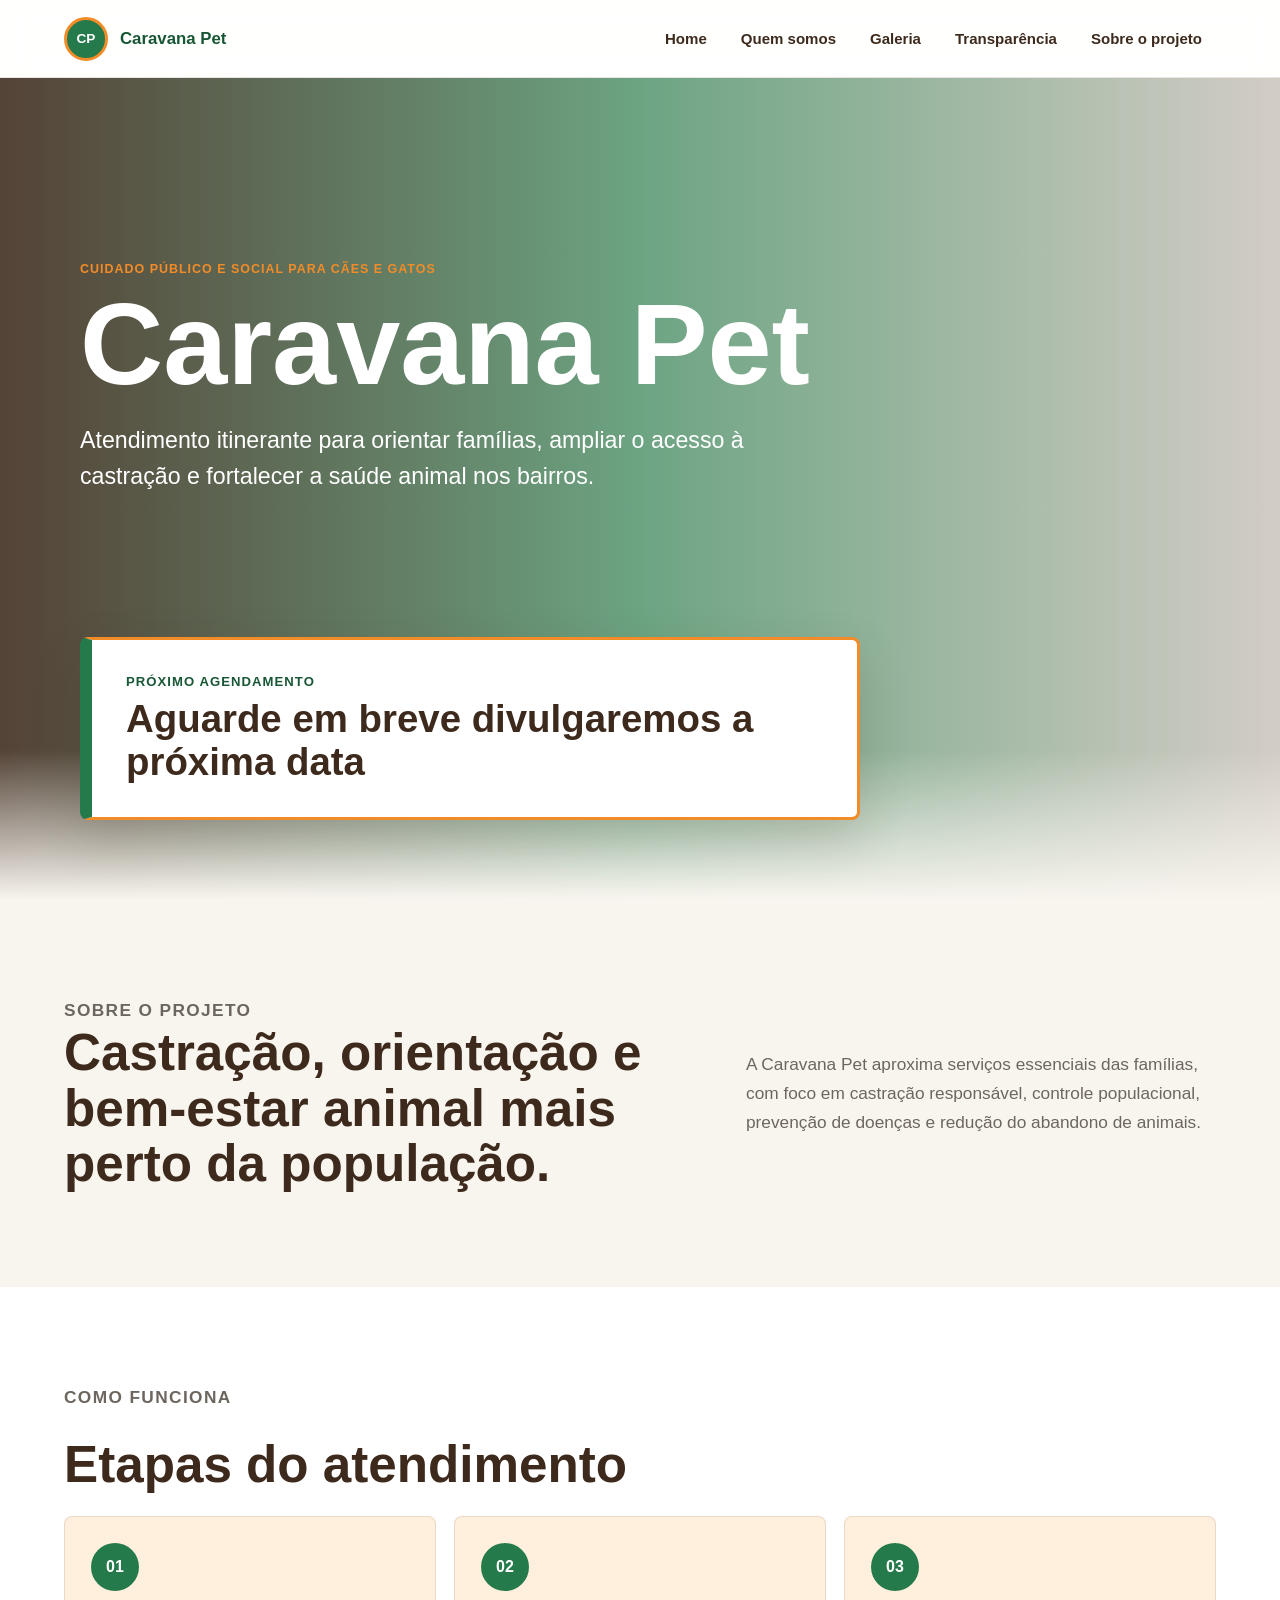
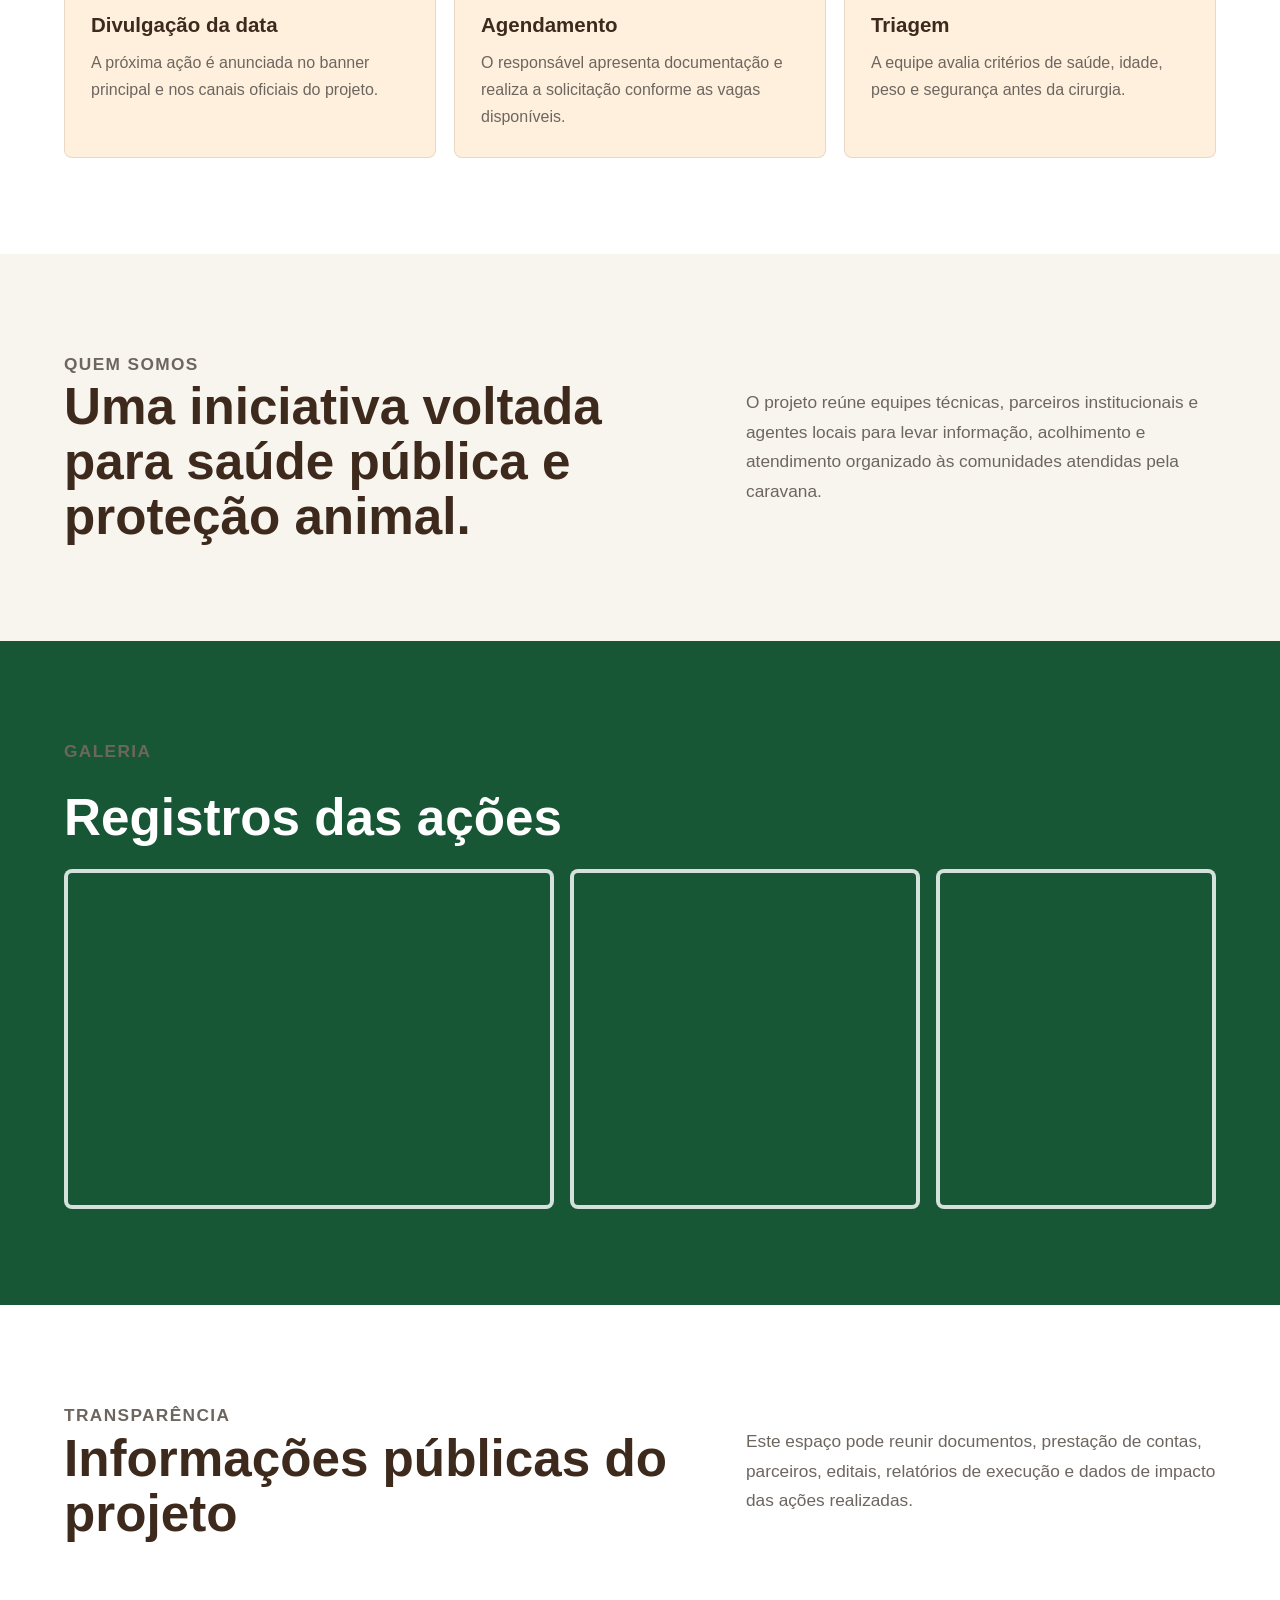
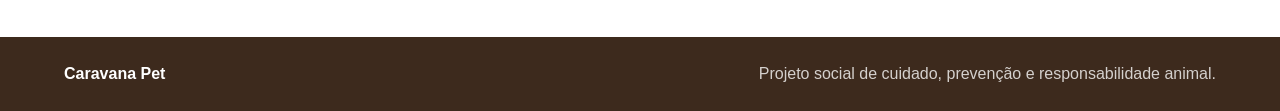
<file: index.html>
<!DOCTYPE html>
<html lang="pt-BR">
<head>
  <meta charset="UTF-8">
  <meta name="viewport" content="width=device-width, initial-scale=1.0">
  <title>Caravana Pet</title>
  <link rel="preconnect" href="https://images.unsplash.com">
  <link rel="stylesheet" href="styles.css">
</head>
<body>
  <header class="site-header">
    <a class="brand" href="#home" aria-label="Caravana Pet - Home">
      <span class="brand-mark">CP</span>
      <span>Caravana Pet</span>
    </a>

    <nav class="main-nav" aria-label="Navegação principal">
      <a href="#home">Home</a>
      <a href="#quem-somos">Quem somos</a>
      <a href="#galeria">Galeria</a>
      <a href="#transparencia">Transparência</a>
      <a href="#sobre-projeto">Sobre o projeto</a>
    </nav>
  </header>

  <main id="home">
    <section class="hero" aria-labelledby="hero-title">
      <div class="hero-content">
        <p class="eyebrow">Cuidado público e social para cães e gatos</p>
        <h1 id="hero-title">Caravana Pet</h1>
        <p class="hero-text">
          Atendimento itinerante para orientar famílias, ampliar o acesso à castração e fortalecer a saúde animal nos bairros.
        </p>
      </div>

      <aside class="schedule-banner" aria-live="polite">
        <span class="schedule-label">Próximo agendamento</span>
        <strong id="schedule-message">Aguarde em breve divulgaremos a próxima data</strong>
      </aside>
    </section>

    <section class="section intro-section" id="sobre-projeto" aria-labelledby="project-title">
      <div>
        <p class="eyebrow">Sobre o projeto</p>
        <h2 id="project-title">Castração, orientação e bem-estar animal mais perto da população.</h2>
      </div>
      <p>
        A Caravana Pet aproxima serviços essenciais das famílias, com foco em castração responsável,
        controle populacional, prevenção de doenças e redução do abandono de animais.
      </p>
    </section>

    <section class="section steps-section" aria-labelledby="steps-title">
      <p class="eyebrow">Como funciona</p>
      <h2 id="steps-title">Etapas do atendimento</h2>
      <div class="cards-grid">
        <article class="info-card">
          <span>01</span>
          <h3>Divulgação da data</h3>
          <p>A próxima ação é anunciada no banner principal e nos canais oficiais do projeto.</p>
        </article>
        <article class="info-card">
          <span>02</span>
          <h3>Agendamento</h3>
          <p>O responsável apresenta documentação e realiza a solicitação conforme as vagas disponíveis.</p>
        </article>
        <article class="info-card">
          <span>03</span>
          <h3>Triagem</h3>
          <p>A equipe avalia critérios de saúde, idade, peso e segurança antes da cirurgia.</p>
        </article>
      </div>
    </section>

    <section class="section split-section" id="quem-somos" aria-labelledby="about-title">
      <div>
        <p class="eyebrow">Quem somos</p>
        <h2 id="about-title">Uma iniciativa voltada para saúde pública e proteção animal.</h2>
      </div>
      <p>
        O projeto reúne equipes técnicas, parceiros institucionais e agentes locais para levar informação,
        acolhimento e atendimento organizado às comunidades atendidas pela caravana.
      </p>
    </section>

    <section class="section gallery-section" id="galeria" aria-labelledby="gallery-title">
      <p class="eyebrow">Galeria</p>
      <h2 id="gallery-title">Registros das ações</h2>
      <div class="gallery-grid">
        <div class="gallery-item gallery-item-large"></div>
        <div class="gallery-item gallery-item-medium"></div>
        <div class="gallery-item gallery-item-small"></div>
      </div>
    </section>

    <section class="section transparency-section" id="transparencia" aria-labelledby="transparency-title">
      <div>
        <p class="eyebrow">Transparência</p>
        <h2 id="transparency-title">Informações públicas do projeto</h2>
      </div>
      <p>
        Este espaço pode reunir documentos, prestação de contas, parceiros, editais, relatórios de execução
        e dados de impacto das ações realizadas.
      </p>
    </section>
  </main>

  <footer class="site-footer">
    <strong>Caravana Pet</strong>
    <span>Projeto social de cuidado, prevenção e responsabilidade animal.</span>
  </footer>

  <script src="script.js"></script>
</body>
</html>
</file>
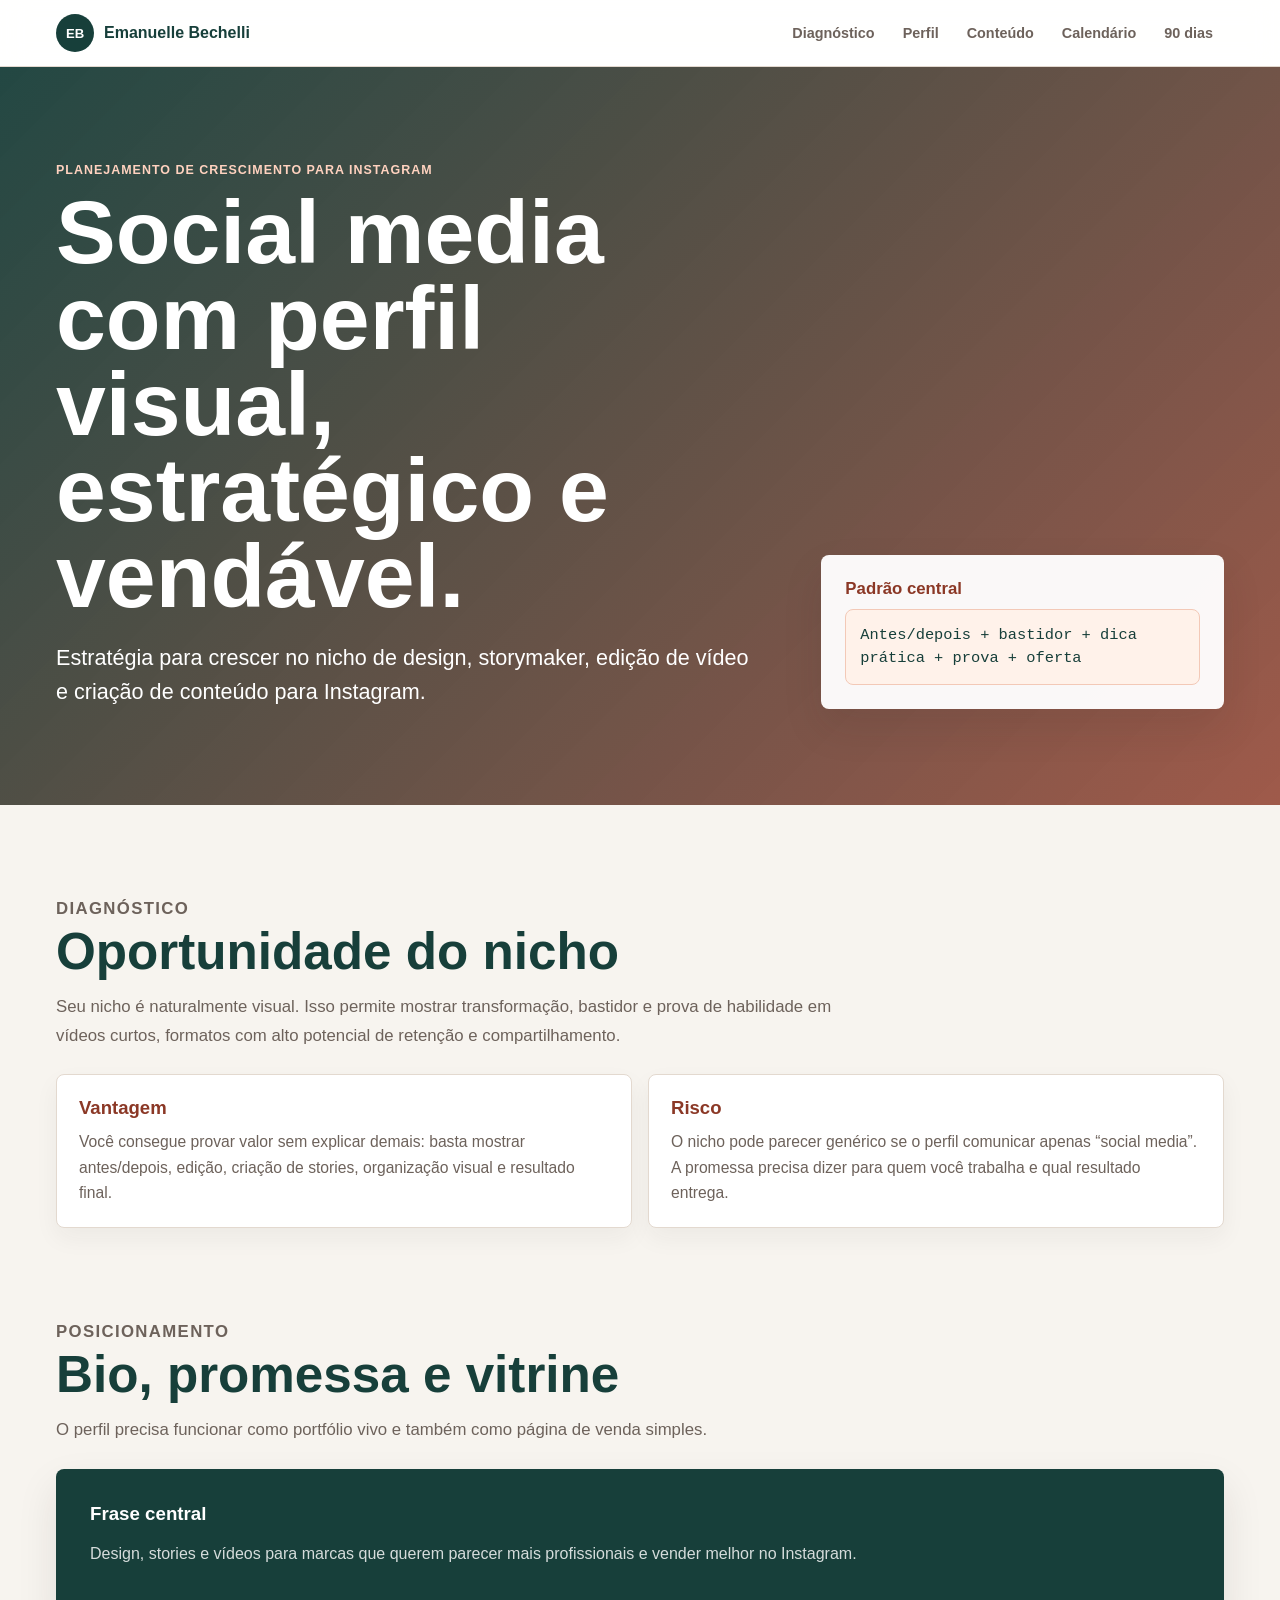
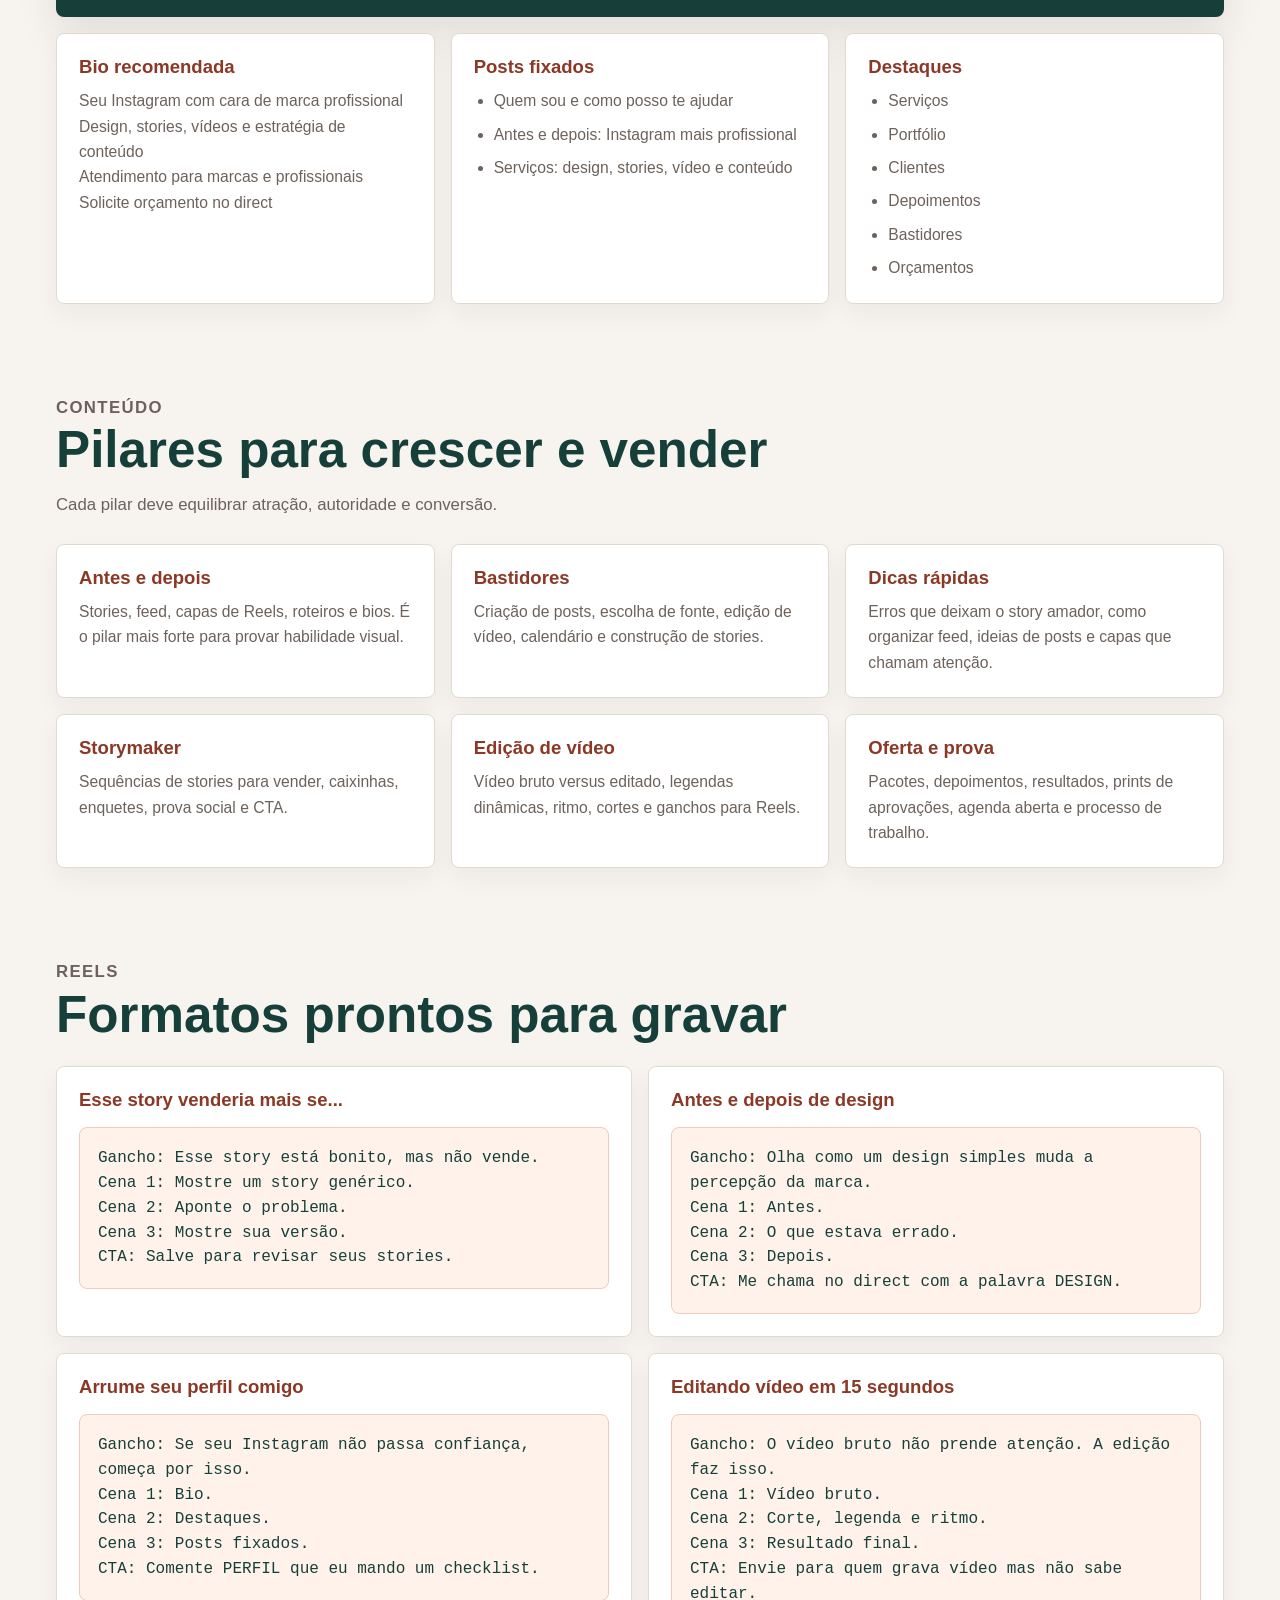
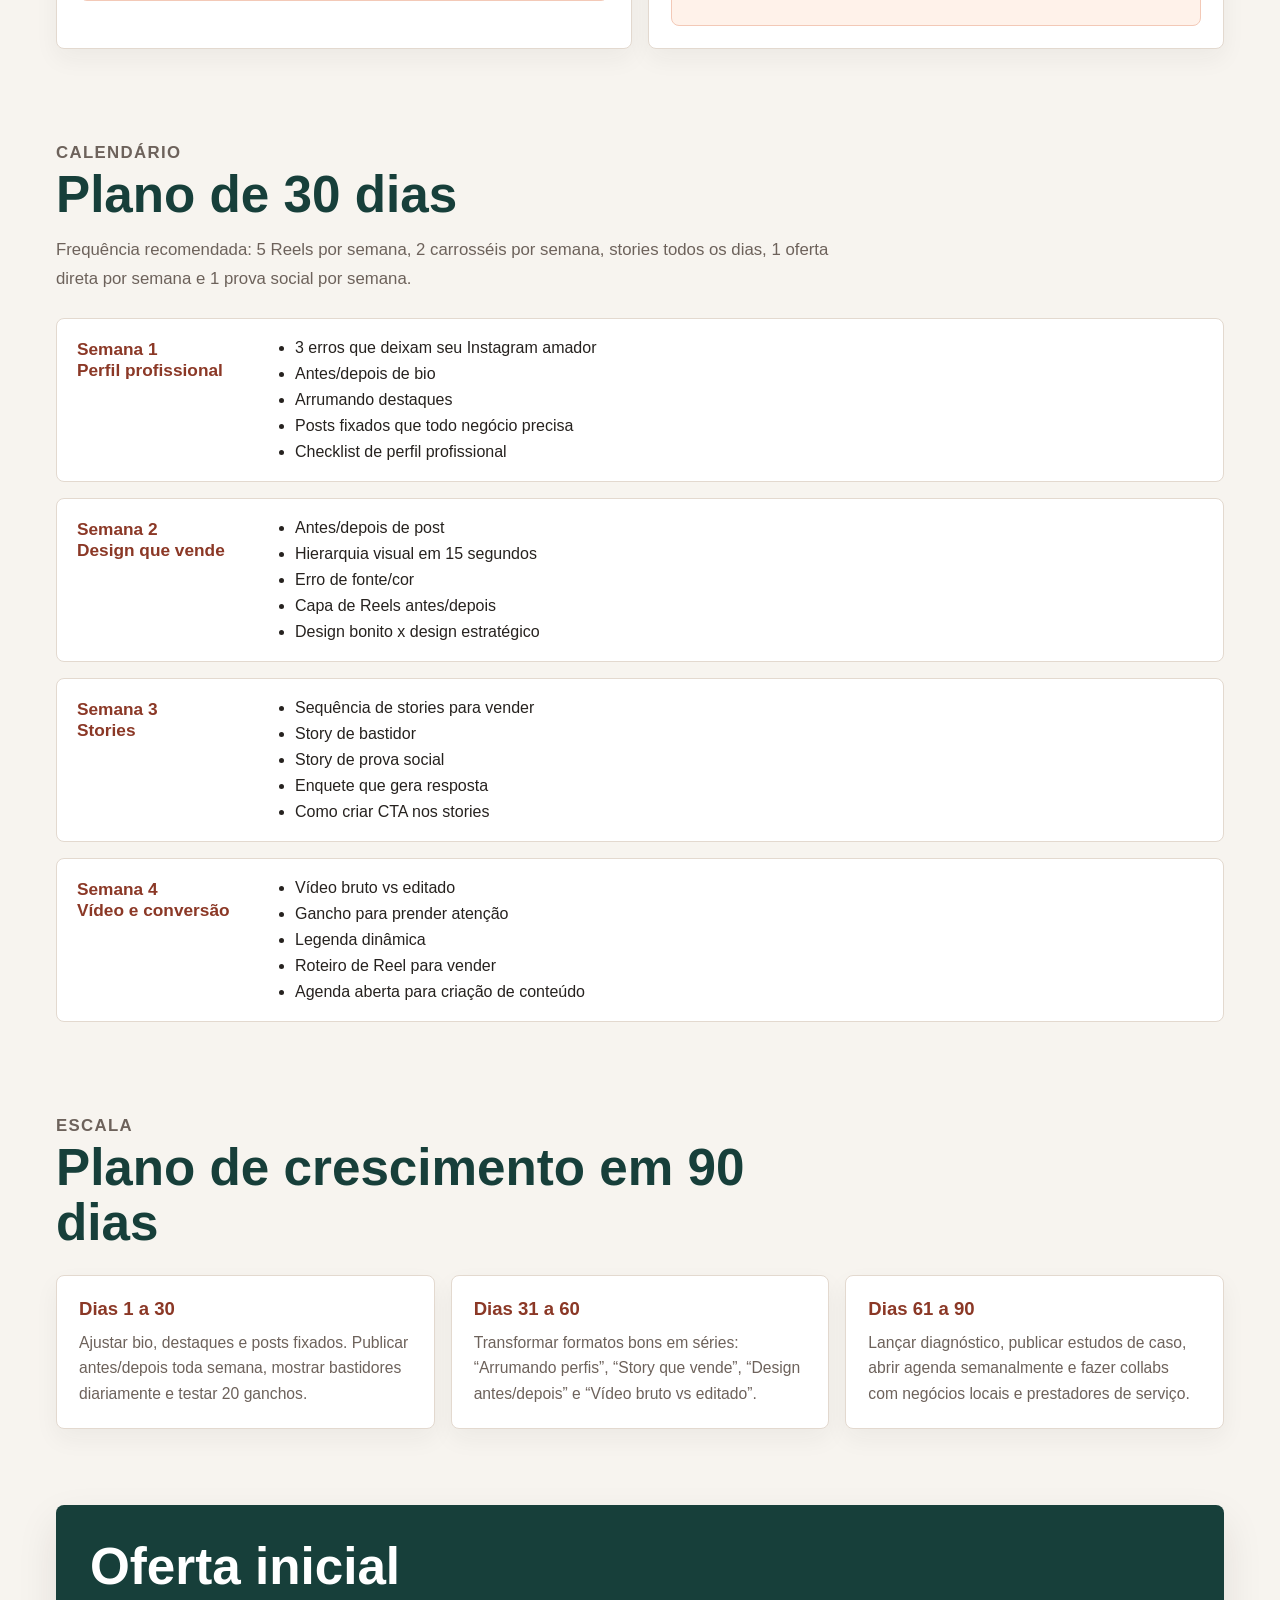
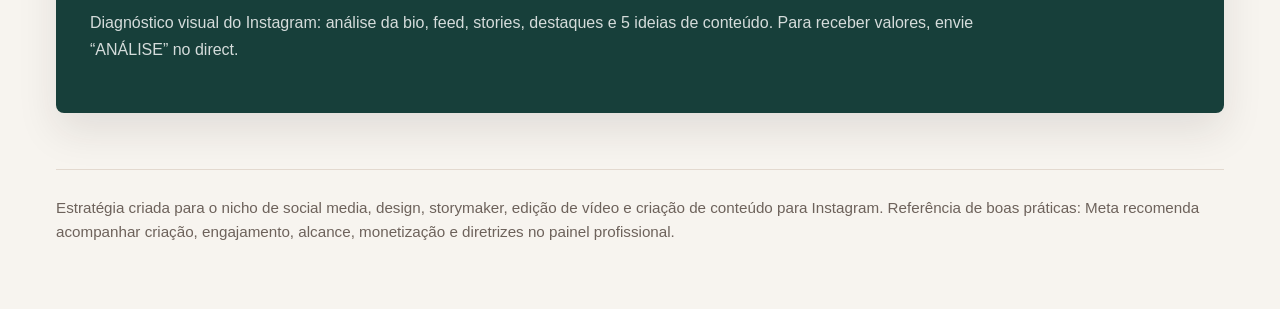
<file: estrategia-emanuelle.html>
<!DOCTYPE html>
<html lang="pt-BR">
<head>
  <meta charset="UTF-8">
  <meta name="viewport" content="width=device-width, initial-scale=1.0">
  <title>Estratégia de Crescimento - Emanuelle Bechelli</title>
  <style>
    :root {
      --bg: #f7f4ef;
      --surface: #ffffff;
      --text: #26221f;
      --muted: #6d625b;
      --line: #e3d9cf;
      --accent: #d45f3c;
      --accent-dark: #8b3826;
      --ink: #173f3a;
      --soft: #fff2ea;
      --shadow: 0 18px 40px rgba(38, 34, 31, 0.1);
    }

    * {
      box-sizing: border-box;
    }

    html {
      scroll-behavior: smooth;
    }

    body {
      margin: 0;
      color: var(--text);
      font-family: Arial, Helvetica, sans-serif;
      background: var(--bg);
    }

    a {
      color: inherit;
      text-decoration: none;
    }

    .topbar {
      position: sticky;
      top: 0;
      z-index: 10;
      display: flex;
      align-items: center;
      justify-content: space-between;
      gap: 18px;
      padding: 14px clamp(18px, 5vw, 56px);
      background: rgba(255, 255, 255, 0.94);
      border-bottom: 1px solid var(--line);
      backdrop-filter: blur(14px);
    }

    .brand {
      display: inline-flex;
      align-items: center;
      gap: 10px;
      font-weight: 800;
      color: var(--ink);
      white-space: nowrap;
    }

    .brand span:first-child {
      display: grid;
      width: 38px;
      height: 38px;
      place-items: center;
      color: #fff;
      background: var(--ink);
      border-radius: 50%;
      font-size: 0.82rem;
    }

    .nav {
      display: flex;
      flex-wrap: wrap;
      justify-content: flex-end;
      gap: 6px;
    }

    .nav a {
      padding: 9px 11px;
      border-radius: 8px;
      color: var(--muted);
      font-size: 0.9rem;
      font-weight: 700;
    }

    .nav a:hover,
    .nav a:focus-visible {
      color: #fff;
      background: var(--accent);
      outline: none;
    }

    .hero {
      display: grid;
      grid-template-columns: minmax(0, 1.08fr) minmax(280px, 0.62fr);
      gap: clamp(24px, 5vw, 64px);
      align-items: end;
      padding: clamp(48px, 8vw, 96px) clamp(18px, 5vw, 56px);
      background:
        linear-gradient(135deg, rgba(23, 63, 58, 0.95), rgba(139, 56, 38, 0.82)),
        url("https://images.unsplash.com/photo-1516321318423-f06f85e504b3?auto=format&fit=crop&w=1800&q=80") center / cover;
      color: #fff;
    }

    .eyebrow {
      margin: 0 0 12px;
      color: #ffd2bf;
      font-size: 0.78rem;
      font-weight: 900;
      letter-spacing: 0.08em;
      text-transform: uppercase;
    }

    h1,
    h2,
    h3 {
      margin: 0;
      letter-spacing: 0;
    }

    h1 {
      max-width: 900px;
      font-size: clamp(2.7rem, 7vw, 6rem);
      line-height: 0.96;
    }

    .hero p:not(.eyebrow) {
      max-width: 760px;
      margin: 22px 0 0;
      font-size: clamp(1.05rem, 2vw, 1.35rem);
      line-height: 1.58;
    }

    .hero-card {
      padding: 24px;
      color: var(--text);
      background: rgba(255, 255, 255, 0.96);
      border-radius: 8px;
      box-shadow: var(--shadow);
    }

    .hero-card strong {
      display: block;
      color: var(--accent-dark);
      font-size: 1.05rem;
      margin-bottom: 10px;
    }

    .hero-card code {
      display: block;
      padding: 14px;
      color: var(--ink);
      background: var(--soft);
      border: 1px solid #f3c9b7;
      border-radius: 8px;
      font-size: 0.96rem;
      line-height: 1.5;
      white-space: pre-wrap;
    }

    main {
      padding: 0 clamp(18px, 5vw, 56px) 64px;
    }

    .section {
      max-width: 1180px;
      margin: 0 auto;
      padding: clamp(44px, 7vw, 76px) 0 0;
    }

    .section-header {
      max-width: 800px;
      margin-bottom: 24px;
    }

    .section h2 {
      color: var(--ink);
      font-size: clamp(2rem, 4vw, 3.2rem);
      line-height: 1.08;
    }

    .section-header p {
      margin: 14px 0 0;
      color: var(--muted);
      font-size: 1.05rem;
      line-height: 1.7;
    }

    .grid {
      display: grid;
      grid-template-columns: repeat(3, minmax(0, 1fr));
      gap: 16px;
    }

    .grid.two {
      grid-template-columns: repeat(2, minmax(0, 1fr));
    }

    .card {
      padding: 22px;
      background: var(--surface);
      border: 1px solid var(--line);
      border-radius: 8px;
      box-shadow: 0 10px 24px rgba(38, 34, 31, 0.05);
    }

    .card h3 {
      color: var(--accent-dark);
      font-size: 1.16rem;
      margin-bottom: 10px;
    }

    .card p,
    .card li {
      color: var(--muted);
      font-size: 0.98rem;
      line-height: 1.62;
    }

    .card p {
      margin: 0;
    }

    ul,
    ol {
      margin: 0;
      padding-left: 20px;
    }

    li + li {
      margin-top: 8px;
    }

    .callout {
      padding: clamp(22px, 4vw, 34px);
      color: #fff;
      background: var(--ink);
      border-radius: 8px;
      box-shadow: var(--shadow);
    }

    .callout h2,
    .callout h3 {
      color: #fff;
    }

    .callout p {
      max-width: 900px;
      color: rgba(255, 255, 255, 0.82);
      line-height: 1.65;
    }

    .code-block {
      margin-top: 16px;
      padding: 18px;
      color: var(--ink);
      background: var(--soft);
      border: 1px solid #f3c9b7;
      border-radius: 8px;
      font-family: Consolas, "Courier New", monospace;
      line-height: 1.55;
      white-space: pre-wrap;
    }

    .timeline {
      display: grid;
      gap: 16px;
    }

    .week {
      display: grid;
      grid-template-columns: 180px minmax(0, 1fr);
      gap: 18px;
      padding: 20px;
      background: #fff;
      border: 1px solid var(--line);
      border-radius: 8px;
    }

    .week strong {
      color: var(--accent-dark);
      font-size: 1.08rem;
    }

    .footer {
      max-width: 1180px;
      margin: 56px auto 0;
      padding: 26px 0 0;
      color: var(--muted);
      border-top: 1px solid var(--line);
      font-size: 0.95rem;
      line-height: 1.6;
    }

    @media (max-width: 880px) {
      .topbar {
        align-items: flex-start;
        flex-direction: column;
      }

      .nav {
        justify-content: flex-start;
      }

      .hero,
      .grid,
      .grid.two,
      .week {
        grid-template-columns: 1fr;
      }
    }

    @media (max-width: 560px) {
      .hero {
        padding-top: 42px;
      }

      .nav a {
        padding-inline: 8px;
        font-size: 0.84rem;
      }
    }
  </style>
</head>
<body>
  <header class="topbar">
    <a class="brand" href="#top" aria-label="Estratégia Emanuelle">
      <span>EB</span>
      <span>Emanuelle Bechelli</span>
    </a>
    <nav class="nav" aria-label="Navegação da estratégia">
      <a href="#diagnostico">Diagnóstico</a>
      <a href="#perfil">Perfil</a>
      <a href="#conteudo">Conteúdo</a>
      <a href="#calendario">Calendário</a>
      <a href="#90-dias">90 dias</a>
    </nav>
  </header>

  <section class="hero" id="top">
    <div>
      <p class="eyebrow">Planejamento de crescimento para Instagram</p>
      <h1>Social media com perfil visual, estratégico e vendável.</h1>
      <p>
        Estratégia para crescer no nicho de design, storymaker, edição de vídeo e criação de conteúdo para Instagram.
      </p>
    </div>
    <aside class="hero-card">
      <strong>Padrão central</strong>
      <code>Antes/depois + bastidor + dica prática + prova + oferta</code>
    </aside>
  </section>

  <main>
    <section class="section" id="diagnostico">
      <div class="section-header">
        <p class="eyebrow">Diagnóstico</p>
        <h2>Oportunidade do nicho</h2>
        <p>
          Seu nicho é naturalmente visual. Isso permite mostrar transformação, bastidor e prova de habilidade em vídeos curtos, formatos com alto potencial de retenção e compartilhamento.
        </p>
      </div>
      <div class="grid two">
        <article class="card">
          <h3>Vantagem</h3>
          <p>Você consegue provar valor sem explicar demais: basta mostrar antes/depois, edição, criação de stories, organização visual e resultado final.</p>
        </article>
        <article class="card">
          <h3>Risco</h3>
          <p>O nicho pode parecer genérico se o perfil comunicar apenas “social media”. A promessa precisa dizer para quem você trabalha e qual resultado entrega.</p>
        </article>
      </div>
    </section>

    <section class="section" id="perfil">
      <div class="section-header">
        <p class="eyebrow">Posicionamento</p>
        <h2>Bio, promessa e vitrine</h2>
        <p>O perfil precisa funcionar como portfólio vivo e também como página de venda simples.</p>
      </div>
      <div class="callout">
        <h3>Frase central</h3>
        <p>Design, stories e vídeos para marcas que querem parecer mais profissionais e vender melhor no Instagram.</p>
      </div>
      <div class="grid" style="margin-top: 16px;">
        <article class="card">
          <h3>Bio recomendada</h3>
          <p>Seu Instagram com cara de marca profissional<br>Design, stories, vídeos e estratégia de conteúdo<br>Atendimento para marcas e profissionais<br>Solicite orçamento no direct</p>
        </article>
        <article class="card">
          <h3>Posts fixados</h3>
          <ul>
            <li>Quem sou e como posso te ajudar</li>
            <li>Antes e depois: Instagram mais profissional</li>
            <li>Serviços: design, stories, vídeo e conteúdo</li>
          </ul>
        </article>
        <article class="card">
          <h3>Destaques</h3>
          <ul>
            <li>Serviços</li>
            <li>Portfólio</li>
            <li>Clientes</li>
            <li>Depoimentos</li>
            <li>Bastidores</li>
            <li>Orçamentos</li>
          </ul>
        </article>
      </div>
    </section>

    <section class="section" id="conteudo">
      <div class="section-header">
        <p class="eyebrow">Conteúdo</p>
        <h2>Pilares para crescer e vender</h2>
        <p>Cada pilar deve equilibrar atração, autoridade e conversão.</p>
      </div>
      <div class="grid">
        <article class="card">
          <h3>Antes e depois</h3>
          <p>Stories, feed, capas de Reels, roteiros e bios. É o pilar mais forte para provar habilidade visual.</p>
        </article>
        <article class="card">
          <h3>Bastidores</h3>
          <p>Criação de posts, escolha de fonte, edição de vídeo, calendário e construção de stories.</p>
        </article>
        <article class="card">
          <h3>Dicas rápidas</h3>
          <p>Erros que deixam o story amador, como organizar feed, ideias de posts e capas que chamam atenção.</p>
        </article>
        <article class="card">
          <h3>Storymaker</h3>
          <p>Sequências de stories para vender, caixinhas, enquetes, prova social e CTA.</p>
        </article>
        <article class="card">
          <h3>Edição de vídeo</h3>
          <p>Vídeo bruto versus editado, legendas dinâmicas, ritmo, cortes e ganchos para Reels.</p>
        </article>
        <article class="card">
          <h3>Oferta e prova</h3>
          <p>Pacotes, depoimentos, resultados, prints de aprovações, agenda aberta e processo de trabalho.</p>
        </article>
      </div>
    </section>

    <section class="section">
      <div class="section-header">
        <p class="eyebrow">Reels</p>
        <h2>Formatos prontos para gravar</h2>
      </div>
      <div class="grid two">
        <article class="card">
          <h3>Esse story venderia mais se...</h3>
          <div class="code-block">Gancho: Esse story está bonito, mas não vende.
Cena 1: Mostre um story genérico.
Cena 2: Aponte o problema.
Cena 3: Mostre sua versão.
CTA: Salve para revisar seus stories.</div>
        </article>
        <article class="card">
          <h3>Antes e depois de design</h3>
          <div class="code-block">Gancho: Olha como um design simples muda a percepção da marca.
Cena 1: Antes.
Cena 2: O que estava errado.
Cena 3: Depois.
CTA: Me chama no direct com a palavra DESIGN.</div>
        </article>
        <article class="card">
          <h3>Arrume seu perfil comigo</h3>
          <div class="code-block">Gancho: Se seu Instagram não passa confiança, começa por isso.
Cena 1: Bio.
Cena 2: Destaques.
Cena 3: Posts fixados.
CTA: Comente PERFIL que eu mando um checklist.</div>
        </article>
        <article class="card">
          <h3>Editando vídeo em 15 segundos</h3>
          <div class="code-block">Gancho: O vídeo bruto não prende atenção. A edição faz isso.
Cena 1: Vídeo bruto.
Cena 2: Corte, legenda e ritmo.
Cena 3: Resultado final.
CTA: Envie para quem grava vídeo mas não sabe editar.</div>
        </article>
      </div>
    </section>

    <section class="section" id="calendario">
      <div class="section-header">
        <p class="eyebrow">Calendário</p>
        <h2>Plano de 30 dias</h2>
        <p>Frequência recomendada: 5 Reels por semana, 2 carrosséis por semana, stories todos os dias, 1 oferta direta por semana e 1 prova social por semana.</p>
      </div>
      <div class="timeline">
        <div class="week">
          <strong>Semana 1<br>Perfil profissional</strong>
          <ul>
            <li>3 erros que deixam seu Instagram amador</li>
            <li>Antes/depois de bio</li>
            <li>Arrumando destaques</li>
            <li>Posts fixados que todo negócio precisa</li>
            <li>Checklist de perfil profissional</li>
          </ul>
        </div>
        <div class="week">
          <strong>Semana 2<br>Design que vende</strong>
          <ul>
            <li>Antes/depois de post</li>
            <li>Hierarquia visual em 15 segundos</li>
            <li>Erro de fonte/cor</li>
            <li>Capa de Reels antes/depois</li>
            <li>Design bonito x design estratégico</li>
          </ul>
        </div>
        <div class="week">
          <strong>Semana 3<br>Stories</strong>
          <ul>
            <li>Sequência de stories para vender</li>
            <li>Story de bastidor</li>
            <li>Story de prova social</li>
            <li>Enquete que gera resposta</li>
            <li>Como criar CTA nos stories</li>
          </ul>
        </div>
        <div class="week">
          <strong>Semana 4<br>Vídeo e conversão</strong>
          <ul>
            <li>Vídeo bruto vs editado</li>
            <li>Gancho para prender atenção</li>
            <li>Legenda dinâmica</li>
            <li>Roteiro de Reel para vender</li>
            <li>Agenda aberta para criação de conteúdo</li>
          </ul>
        </div>
      </div>
    </section>

    <section class="section" id="90-dias">
      <div class="section-header">
        <p class="eyebrow">Escala</p>
        <h2>Plano de crescimento em 90 dias</h2>
      </div>
      <div class="grid">
        <article class="card">
          <h3>Dias 1 a 30</h3>
          <p>Ajustar bio, destaques e posts fixados. Publicar antes/depois toda semana, mostrar bastidores diariamente e testar 20 ganchos.</p>
        </article>
        <article class="card">
          <h3>Dias 31 a 60</h3>
          <p>Transformar formatos bons em séries: “Arrumando perfis”, “Story que vende”, “Design antes/depois” e “Vídeo bruto vs editado”.</p>
        </article>
        <article class="card">
          <h3>Dias 61 a 90</h3>
          <p>Lançar diagnóstico, publicar estudos de caso, abrir agenda semanalmente e fazer collabs com negócios locais e prestadores de serviço.</p>
        </article>
      </div>
    </section>

    <section class="section">
      <div class="callout">
        <h2>Oferta inicial</h2>
        <p>Diagnóstico visual do Instagram: análise da bio, feed, stories, destaques e 5 ideias de conteúdo. Para receber valores, envie “ANÁLISE” no direct.</p>
      </div>
    </section>

    <footer class="footer">
      Estratégia criada para o nicho de social media, design, storymaker, edição de vídeo e criação de conteúdo para Instagram. Referência de boas práticas: Meta recomenda acompanhar criação, engajamento, alcance, monetização e diretrizes no painel profissional.
    </footer>
  </main>
</body>
</html>
</file>
<file: styles.css>
:root {
  --white: #ffffff;
  --green: #247a4a;
  --green-dark: #185735;
  --orange: #f28c28;
  --orange-soft: #fff0de;
  --brown: #6c4b34;
  --brown-dark: #3d2a1d;
  --surface: #f8f5ef;
  --text: #2e2a25;
  --muted: #6d665f;
  --shadow: 0 20px 50px rgba(61, 42, 29, 0.16);
}

* {
  box-sizing: border-box;
}

html {
  scroll-behavior: smooth;
}

body {
  margin: 0;
  color: var(--text);
  font-family: Arial, Helvetica, sans-serif;
  background: var(--surface);
}

a {
  color: inherit;
  text-decoration: none;
}

.site-header {
  position: sticky;
  top: 0;
  z-index: 10;
  display: flex;
  align-items: center;
  justify-content: space-between;
  gap: 24px;
  min-height: 78px;
  padding: 14px clamp(18px, 5vw, 64px);
  background: rgba(255, 255, 255, 0.94);
  border-bottom: 1px solid rgba(108, 75, 52, 0.14);
  backdrop-filter: blur(14px);
}

.brand {
  display: inline-flex;
  align-items: center;
  gap: 12px;
  color: var(--green-dark);
  font-size: 1.05rem;
  font-weight: 800;
  white-space: nowrap;
}

.brand-mark {
  display: grid;
  width: 44px;
  height: 44px;
  place-items: center;
  color: var(--white);
  background: var(--green);
  border: 3px solid var(--orange);
  border-radius: 50%;
  font-size: 0.85rem;
  letter-spacing: 0;
}

.main-nav {
  display: flex;
  align-items: center;
  justify-content: flex-end;
  gap: 6px;
  flex-wrap: wrap;
}

.main-nav a {
  min-height: 40px;
  padding: 11px 14px;
  border-radius: 999px;
  color: var(--brown-dark);
  font-size: 0.94rem;
  font-weight: 700;
}

.main-nav a:hover,
.main-nav a:focus-visible {
  color: var(--white);
  background: var(--green);
  outline: none;
}

.hero {
  position: relative;
  display: grid;
  min-height: calc(100vh - 78px);
  align-items: end;
  padding: clamp(32px, 7vw, 80px);
  overflow: hidden;
  background:
    linear-gradient(90deg, rgba(61, 42, 29, 0.88), rgba(36, 122, 74, 0.66), rgba(61, 42, 29, 0.2)),
    url("https://images.unsplash.com/photo-1548199973-03cce0bbc87b?auto=format&fit=crop&w=1800&q=80") center / cover;
}

.hero::after {
  content: "";
  position: absolute;
  inset: auto 0 0;
  height: 150px;
  background: linear-gradient(0deg, var(--surface), rgba(248, 245, 239, 0));
}

.hero-content,
.schedule-banner {
  position: relative;
  z-index: 1;
}

.hero-content {
  max-width: 760px;
  padding-bottom: 120px;
  color: var(--white);
}

.eyebrow {
  margin: 0 0 14px;
  color: var(--orange);
  font-size: 0.78rem;
  font-weight: 800;
  letter-spacing: 0.08em;
  text-transform: uppercase;
}

.hero h1 {
  margin: 0;
  font-size: clamp(3.5rem, 9vw, 7.5rem);
  line-height: 0.95;
  letter-spacing: 0;
}

.hero-text {
  max-width: 680px;
  margin: 24px 0 0;
  font-size: clamp(1.1rem, 2.2vw, 1.45rem);
  line-height: 1.55;
}

.schedule-banner {
  display: grid;
  gap: 8px;
  max-width: 780px;
  margin-top: -82px;
  padding: clamp(20px, 4vw, 34px);
  color: var(--brown-dark);
  background: var(--white);
  border: 3px solid var(--orange);
  border-left: 12px solid var(--green);
  border-radius: 8px;
  box-shadow: var(--shadow);
}

.schedule-label {
  color: var(--green-dark);
  font-size: 0.82rem;
  font-weight: 900;
  letter-spacing: 0.08em;
  text-transform: uppercase;
}

.schedule-banner strong {
  font-size: clamp(1.35rem, 3vw, 2.4rem);
  line-height: 1.12;
}

.section {
  display: grid;
  gap: 24px;
  padding: clamp(54px, 8vw, 96px) clamp(18px, 5vw, 64px);
}

.section h2 {
  max-width: 820px;
  margin: 0;
  color: var(--brown-dark);
  font-size: clamp(2rem, 4vw, 3.3rem);
  line-height: 1.08;
  letter-spacing: 0;
}

.section p {
  max-width: 780px;
  margin: 0;
  color: var(--muted);
  font-size: 1.08rem;
  line-height: 1.7;
}

.intro-section,
.split-section,
.transparency-section {
  grid-template-columns: minmax(0, 1.05fr) minmax(280px, 0.75fr);
  align-items: center;
}

.steps-section {
  background: var(--white);
}

.cards-grid {
  display: grid;
  grid-template-columns: repeat(3, minmax(0, 1fr));
  gap: 18px;
}

.info-card {
  min-height: 230px;
  padding: 26px;
  background: var(--orange-soft);
  border: 1px solid rgba(108, 75, 52, 0.14);
  border-radius: 8px;
}

.info-card span {
  display: inline-grid;
  width: 48px;
  height: 48px;
  margin-bottom: 22px;
  place-items: center;
  color: var(--white);
  background: var(--green);
  border-radius: 50%;
  font-weight: 900;
}

.info-card h3 {
  margin: 0 0 12px;
  color: var(--brown-dark);
  font-size: 1.28rem;
}

.info-card p {
  font-size: 1rem;
}

.gallery-section {
  background: var(--green-dark);
}

.gallery-section h2 {
  color: var(--white);
}

.gallery-grid {
  display: grid;
  grid-template-columns: 1.4fr 1fr 0.8fr;
  gap: 16px;
  min-height: 340px;
}

.gallery-item {
  min-height: 260px;
  border: 4px solid rgba(255, 255, 255, 0.82);
  border-radius: 8px;
  background-position: center;
  background-size: cover;
}

.gallery-item-large {
  background-image: url("https://images.unsplash.com/photo-1583337130417-3346a1be7dee?auto=format&fit=crop&w=1000&q=80");
}

.gallery-item-medium {
  background-image: url("https://images.unsplash.com/photo-1601758228041-f3b2795255f1?auto=format&fit=crop&w=900&q=80");
}

.gallery-item-small {
  background-image: url("https://images.unsplash.com/photo-1592194996308-7b43878e84a6?auto=format&fit=crop&w=800&q=80");
}

.transparency-section {
  background: var(--white);
}

.site-footer {
  display: flex;
  justify-content: space-between;
  gap: 18px;
  padding: 28px clamp(18px, 5vw, 64px);
  color: var(--white);
  background: var(--brown-dark);
}

.site-footer span {
  color: rgba(255, 255, 255, 0.78);
}

@media (max-width: 900px) {
  .site-header {
    align-items: flex-start;
    flex-direction: column;
  }

  .main-nav {
    justify-content: flex-start;
  }

  .hero {
    min-height: 760px;
  }

  .hero-content {
    padding-bottom: 150px;
  }

  .intro-section,
  .split-section,
  .transparency-section,
  .cards-grid,
  .gallery-grid {
    grid-template-columns: 1fr;
  }
}

@media (max-width: 560px) {
  .site-header {
    position: static;
  }

  .main-nav a {
    padding-inline: 10px;
    font-size: 0.88rem;
  }

  .hero {
    min-height: 680px;
    padding: 26px 18px;
  }

  .hero-content {
    padding-bottom: 130px;
  }

  .schedule-banner {
    margin-top: -64px;
  }

  .site-footer {
    flex-direction: column;
  }
}
</file>
